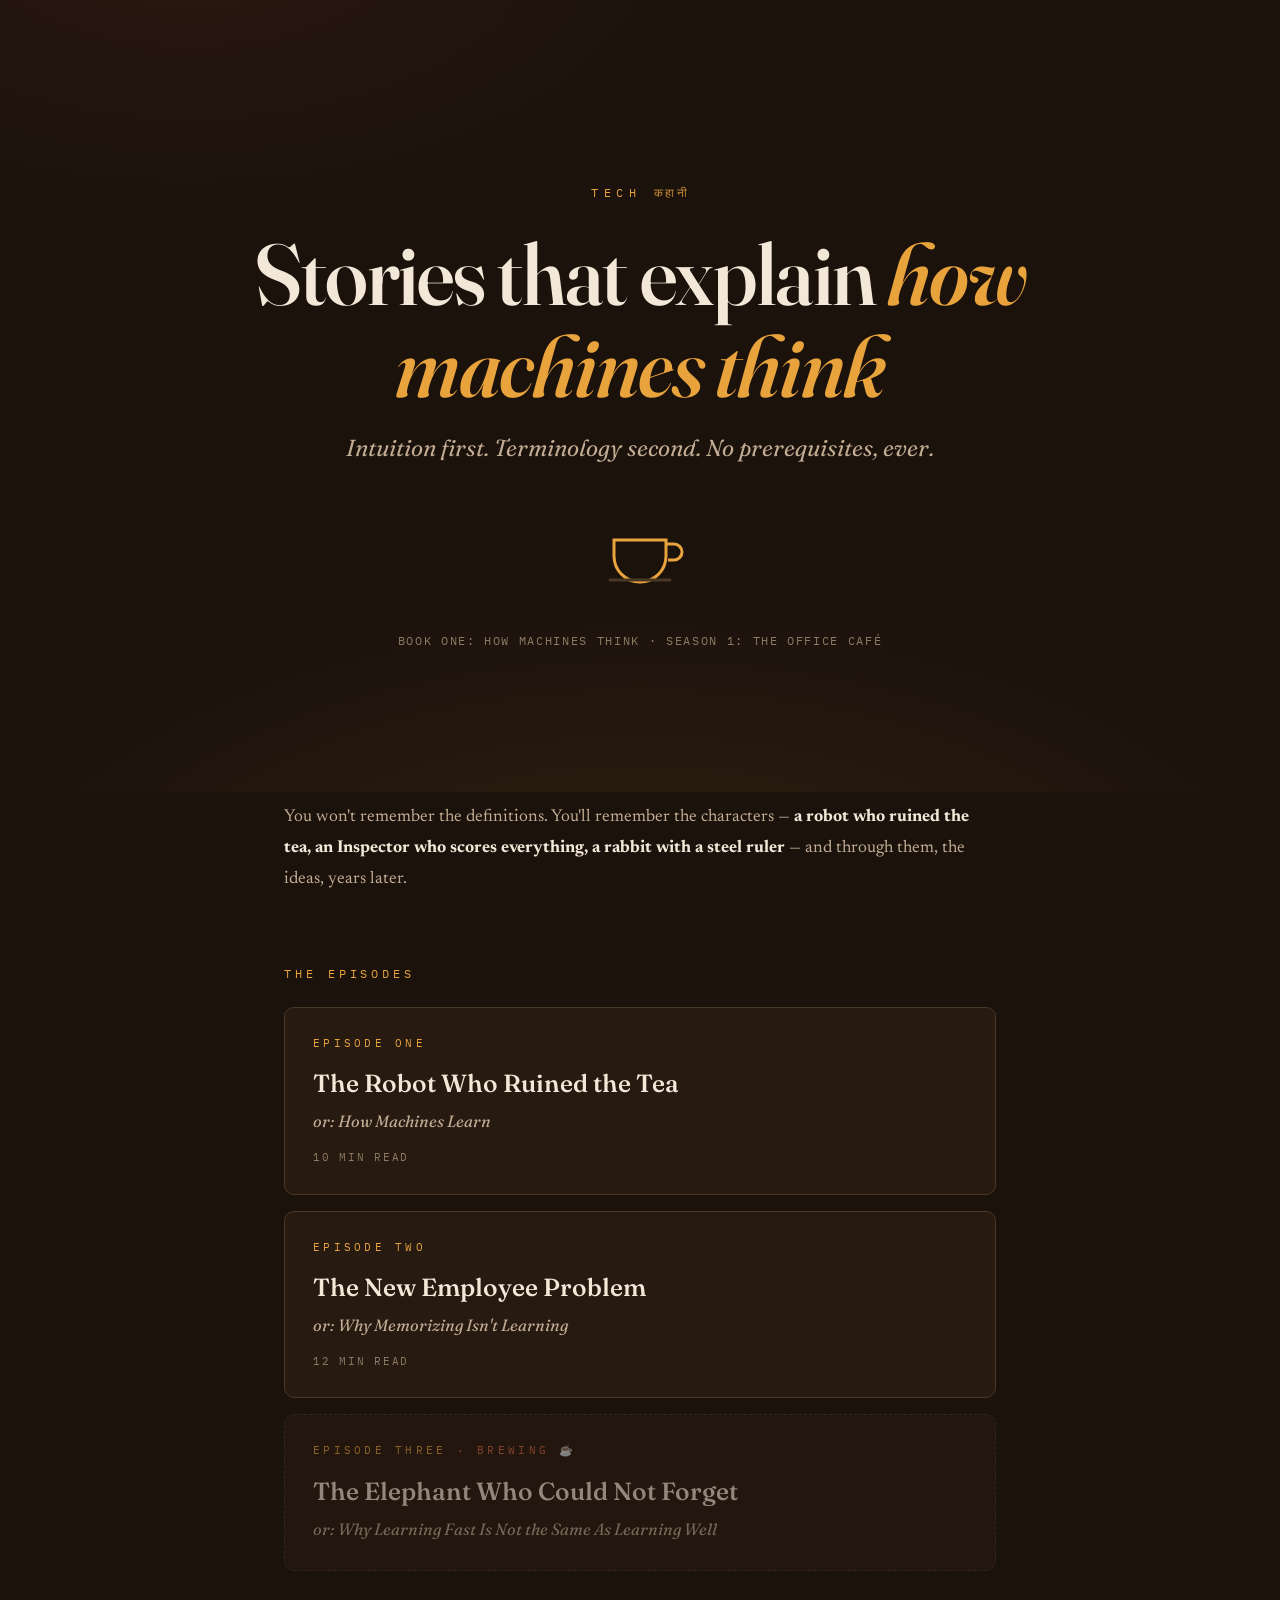
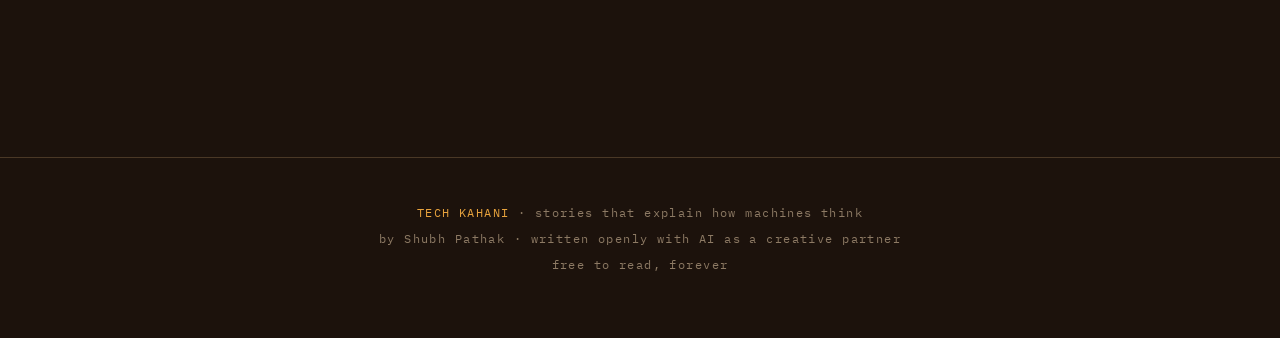
<file: index.html>
<!DOCTYPE html>
<html lang="en">
<head>
<meta charset="UTF-8">
<meta name="viewport" content="width=device-width, initial-scale=1.0">
<title>Tech Kahani — stories that explain how machines think</title>
<meta name="description" content="Tech Kahani: intuition-first stories about how machines think. No prerequisites, ever.">
<link rel="preconnect" href="https://fonts.googleapis.com">
<link rel="preconnect" href="https://fonts.gstatic.com" crossorigin>
<link href="https://fonts.googleapis.com/css2?family=Fraunces:ital,opsz,wght@0,9..144,300..900;1,9..144,300..900&family=Newsreader:ital,opsz,wght@0,6..72,300..600;1,6..72,300..600&family=IBM+Plex+Mono:wght@400;500;600&display=swap" rel="stylesheet">
<link rel="stylesheet" href="assets/style.css">
</head>
<body>

<header class="hero">
  <div class="eyebrow">Tech <span class="dev">कहानी</span></div>
  <h1>Stories that explain <em>how machines think</em></h1>
  <div class="alt">Intuition first. Terminology second. No prerequisites, ever.</div>
  <div class="cup" aria-hidden="true">
    <svg viewBox="0 0 120 120">
      <g class="steam">
        <path d="M48 52 C44 42, 54 38, 50 28"/>
        <path d="M60 50 C56 40, 66 36, 62 26"/>
        <path d="M72 52 C68 42, 78 38, 74 28"/>
      </g>
      <path d="M34 64 h52 v16 a26 26 0 0 1 -52 0 z" fill="none" stroke="#e8a33d" stroke-width="3"/>
      <path d="M86 68 h8 a8 8 0 0 1 0 16 h-6" fill="none" stroke="#e8a33d" stroke-width="3"/>
      <path d="M30 104 h60" stroke="#4a3826" stroke-width="3" stroke-linecap="round"/>
    </svg>
  </div>
  <div class="meta" id="season-label">Book One · Season 1: The Office Café</div>
</header>

<p class="promise">You won't remember the definitions. You'll remember the characters — <strong>a robot who ruined the tea, an Inspector who scores everything, a rabbit with a steel ruler</strong> — and through them, the ideas, years later.</p>

<section class="shelf">
  <div class="shelf-label">The episodes</div>
  <div id="shelf"></div>
</section>

<footer>
  <span class="fk">TECH KAHANI</span> · <span id="f-tagline">stories that explain how machines think</span><br>
  <span id="f-credit">by Shubh Pathak · written openly with AI as a creative partner</span><br>
  free to read, forever
</footer>

<script>
fetch('manifest.json').then(function(r){return r.json()}).then(function(m){
  document.getElementById('season-label').textContent = m.series.book + ' · ' + m.series.season;
  document.getElementById('f-tagline').textContent = m.series.tagline;
  document.getElementById('f-credit').textContent = 'by ' + m.series.author + ' · ' + m.series.credit;
  var shelf = document.getElementById('shelf');
  var words = ['Zero','One','Two','Three','Four','Five','Six','Seven','Eight','Nine','Ten','Eleven','Twelve'];
  m.episodes.forEach(function(ep){
    var live = ep.status === 'live';
    var el = document.createElement(live ? 'a' : 'div');
    el.className = 'epcard' + (live ? '' : ' brewing');
    if(live) el.href = 'read.html?ep=' + ep.n;
    el.innerHTML =
      '<div class="num">Episode ' + (words[ep.n]||ep.n) + '</div>' +
      '<h3>' + ep.title + '</h3>' +
      '<div class="ealt">' + ep.alt + '</div>' +
      (ep.minutes ? '<div class="emeta">' + ep.minutes + '</div>' : '');
    shelf.appendChild(el);
  });
});
</script>
</body>
</html>
</file>
<file: assets/style.css>
/* Tech Kahani — shared styles */
:root{
  --ink:#1c120c; --ink2:#271a11; --card:#2e2015; --line:#4a3826;
  --foam:#f3e8d8; --dim:#c2ad94; --faint:#8d7a64;
  --turmeric:#e8a33d; --ember:#d96c47;
  --serif:'Newsreader', Georgia, serif;
  --disp:'Fraunces', Georgia, serif;
  --mono:'IBM Plex Mono', monospace;
}
*{margin:0;padding:0;box-sizing:border-box}
html{scroll-behavior:smooth}
@media (prefers-reduced-motion: reduce){
  html{scroll-behavior:auto}
  *,*::before,*::after{animation-duration:.001s !important;transition-duration:.001s !important}
}
body{background:var(--ink);color:var(--foam);font-family:var(--serif);
  font-size:1.22rem;line-height:1.78;-webkit-font-smoothing:antialiased}
::selection{background:var(--turmeric);color:var(--ink)}
a{color:var(--turmeric)}

/* ------- top meter bar ------- */
#lossbar{position:fixed;top:0;left:0;right:0;height:42px;z-index:60;
  background:linear-gradient(to bottom, rgba(28,18,12,.97), rgba(28,18,12,.88));
  border-bottom:1px solid var(--line);display:flex;align-items:center;gap:14px;padding:0 18px;
  font-family:var(--mono);font-size:.72rem;letter-spacing:.08em;color:var(--dim);backdrop-filter:blur(6px)}
#lossbar .brand{color:var(--turmeric);font-weight:600;white-space:nowrap;text-decoration:none}
#lossbar .track{flex:1;height:3px;background:var(--line);border-radius:2px;overflow:hidden}
#lossbar .fill{height:100%;width:0%;background:linear-gradient(90deg,var(--ember),var(--turmeric));transition:width .15s linear}
#lossbar .lossnum{white-space:nowrap}
#lossbar .lossnum b{color:var(--foam);font-weight:600;font-variant-numeric:tabular-nums}

/* ------- hero ------- */
.hero{min-height:88svh;display:flex;flex-direction:column;justify-content:center;align-items:center;
  text-align:center;padding:110px 24px 70px;position:relative;overflow:hidden;
  background:
    radial-gradient(1200px 600px at 50% 120%, rgba(232,163,61,.10), transparent 60%),
    radial-gradient(900px 500px at 15% -10%, rgba(217,108,71,.07), transparent 60%),
    var(--ink)}
.hero.full{min-height:100svh}
.eyebrow{font-family:var(--mono);font-size:.78rem;letter-spacing:.45em;color:var(--turmeric);text-transform:uppercase}
.eyebrow .dev{letter-spacing:.18em;opacity:.85}
.hero h1{font-family:var(--disp);font-weight:560;font-size:clamp(2.6rem,7.2vw,5.4rem);
  line-height:1.06;margin:26px 0 14px;max-width:16ch;font-variation-settings:"opsz" 144;letter-spacing:-.015em}
.hero h1 em{font-style:italic;color:var(--turmeric)}
.hero .alt{font-family:var(--disp);font-style:italic;font-weight:380;color:var(--dim);font-size:clamp(1.05rem,2.4vw,1.45rem)}
.hero .meta{margin-top:34px;font-family:var(--mono);font-size:.74rem;letter-spacing:.14em;color:var(--faint);text-transform:uppercase}
.hero .meta span{color:var(--dim)}
.begin{margin-top:44px;display:inline-block;font-family:var(--mono);font-size:.8rem;letter-spacing:.22em;
  text-transform:uppercase;color:var(--ink);background:var(--turmeric);padding:15px 30px;border-radius:3px;
  text-decoration:none;transition:transform .18s ease, box-shadow .18s ease}
.begin:hover{transform:translateY(-2px);box-shadow:0 10px 30px rgba(232,163,61,.25)}
.begin:focus-visible{outline:3px solid var(--foam);outline-offset:3px}
.cup{margin-top:8px;position:relative;width:120px;height:120px}
.cup svg{width:100%;height:100%}
.steam path{stroke:var(--dim);stroke-width:2.4;fill:none;stroke-linecap:round;opacity:0;animation:rise 4.2s ease-in-out infinite}
.steam path:nth-child(2){animation-delay:1.3s}
.steam path:nth-child(3){animation-delay:2.5s}
@keyframes rise{0%{opacity:0;transform:translateY(8px)}30%{opacity:.55}100%{opacity:0;transform:translateY(-26px)}}
.scrollhint{position:absolute;bottom:26px;left:50%;transform:translateX(-50%);
  font-family:var(--mono);font-size:.68rem;letter-spacing:.3em;color:var(--faint);text-transform:uppercase}

/* ------- reader layout ------- */
main{max-width:680px;margin:0 auto;padding:40px 24px 80px}
@media(min-width:1180px){ main{margin-left:calc(50% - 480px)} }
.chapter{padding-top:84px}
.ch-label{font-family:var(--mono);font-size:.72rem;letter-spacing:.34em;color:var(--turmeric);text-transform:uppercase}
.chapter h2{font-family:var(--disp);font-weight:520;font-size:clamp(1.7rem,4vw,2.5rem);line-height:1.15;margin:10px 0 8px;letter-spacing:-.01em}
.ch-rule{width:64px;height:2px;background:var(--turmeric);opacity:.6;margin:18px 0 34px}
.chapter p{margin:0 0 1.45em;color:var(--foam)}
.chapter p.first::first-letter{font-family:var(--disp);font-weight:600;font-size:3.4em;float:left;
  line-height:.82;padding:.06em .12em 0 0;color:var(--turmeric)}

.scorecard{font-family:var(--mono);font-size:.86rem;line-height:1.9;color:var(--dim);
  border:1px dashed var(--line);background:var(--ink2);padding:20px 24px;margin:0 0 1.6em;
  transform:rotate(-.6deg);position:relative;border-radius:2px}
.scorecard::before{content:"";position:absolute;top:-7px;left:50%;width:12px;height:12px;border-radius:50%;
  background:var(--ember);transform:translateX(-50%);box-shadow:0 1px 3px rgba(0,0,0,.5)}
.scorecard b{color:var(--foam);font-weight:600}
.scorecard .total{color:var(--turmeric);font-size:1.25rem;font-weight:600}

/* ------- episode control panel (config-driven) ------- */
#panel{position:fixed;right:max(18px, calc(50% - 590px));top:50%;transform:translateY(-50%);
  width:188px;z-index:50;background:var(--ink2);border:1px solid var(--line);border-radius:10px;
  padding:16px 16px 14px;font-family:var(--mono);box-shadow:0 18px 50px rgba(0,0,0,.45);transition:opacity .4s ease}
#panel.hidden{opacity:0;pointer-events:none}
#panel .ptitle{font-size:.62rem;letter-spacing:.3em;color:var(--faint);text-transform:uppercase;text-align:center;margin-bottom:12px}
.dials{display:grid;grid-template-columns:1fr 1fr;gap:12px 10px;justify-items:center}
.dial{display:flex;flex-direction:column;align-items:center;gap:5px}
.knob{width:46px;height:46px;border-radius:50%;background:radial-gradient(circle at 34% 30%, #5b4530, #33241666 70%), var(--card);
  border:1.5px solid var(--line);position:relative;transition:transform .9s cubic-bezier(.34,1.4,.5,1)}
.knob::after{content:"";position:absolute;top:4px;left:50%;width:2.5px;height:14px;background:var(--turmeric);
  transform:translateX(-50%);border-radius:2px}
.dial label{font-size:.56rem;letter-spacing:.18em;color:var(--dim)}
.lever{margin-top:14px;display:flex;align-items:center;justify-content:space-between;gap:8px;
  border-top:1px dashed var(--line);padding-top:12px}
.lever .lab{font-size:.56rem;letter-spacing:.18em;color:var(--faint);transition:color .5s}
.lever .sw{width:40px;height:20px;border-radius:12px;background:var(--card);border:1.5px solid var(--line);position:relative;transition:background .5s, border-color .5s}
.lever .sw::after{content:"";position:absolute;top:2px;left:2.5px;width:13px;height:13px;border-radius:50%;
  background:var(--dim);transition:transform .5s ease, background .5s}
.lever.on .sw{background:rgba(232,163,61,.25);border-color:var(--turmeric)}
.lever.on .sw::after{transform:translateX(19px);background:var(--turmeric)}
.lever.on .lab{color:var(--turmeric)}
.plight{margin-top:12px;font-size:.58rem;letter-spacing:.16em;color:var(--faint);text-align:center;
  border-top:1px dashed var(--line);padding-top:10px;opacity:0;transition:opacity .8s}
.plight.on{opacity:1;color:var(--turmeric)}
.pstatus{margin-top:10px;font-size:.58rem;letter-spacing:.14em;color:var(--faint);text-align:center;min-height:2.2em}
#panel.shake{animation:shake .5s ease}
@keyframes shake{0%,100%{transform:translateY(-50%)}20%{transform:translateY(-50%) translateX(-4px) rotate(-1deg)}40%{transform:translateY(-50%) translateX(4px) rotate(1deg)}60%{transform:translateY(-50%) translateX(-3px)}80%{transform:translateY(-50%) translateX(3px)}}
@media(max-width:1179px){
  #panel{top:auto;bottom:0;right:0;left:0;width:100%;transform:none;border-radius:0;border-left:0;border-right:0;border-bottom:0;
    display:flex;align-items:center;gap:14px;padding:10px 16px;box-shadow:0 -8px 30px rgba(0,0,0,.4)}
  #panel .ptitle{display:none}
  .dials{display:flex;gap:10px}
  .knob{width:30px;height:30px}.knob::after{height:9px;top:3px}
  .dial label{display:none}
  .lever{margin:0;border:0;padding:0}
  .plight{display:none}
  .pstatus{margin:0;flex:1;text-align:right}
  #panel.shake{animation:shakeM .5s ease}
  @keyframes shakeM{0%,100%{transform:none}25%{transform:translateX(-4px)}50%{transform:translateX(4px)}75%{transform:translateX(-3px)}}
  main{padding-bottom:120px}
}

/* ------- ritual sections ------- */
.ritual{padding-top:84px}
.ritual h3{font-family:var(--disp);font-weight:520;font-size:1.7rem;margin-bottom:8px}
.ritual .sub{color:var(--dim);font-style:italic;margin-bottom:26px}
.ritual p{margin:0 0 1.45em}
.rosetta{width:100%;border-collapse:collapse;font-size:1.02rem;margin:8px 0 1.6em;
  border:2px solid var(--turmeric);box-shadow:0 0 0 6px rgba(232,163,61,.06)}
.rosetta caption{caption-side:top;font-family:var(--mono);font-size:.66rem;letter-spacing:.3em;color:var(--turmeric);
  text-transform:uppercase;text-align:left;padding:0 0 10px}
.rosetta th{font-family:var(--mono);font-size:.68rem;letter-spacing:.2em;text-transform:uppercase;color:var(--turmeric);
  text-align:left;padding:12px 16px;border-bottom:1px solid var(--line);background:var(--ink2)}
.rosetta td{padding:11px 16px;border-bottom:1px solid rgba(74,56,38,.5);vertical-align:top;color:var(--foam)}
.rosetta td:last-child{color:var(--dim);font-size:1rem}
.rosetta tr:last-child td{border-bottom:none}
.rosetta tr:nth-child(even) td{background:rgba(46,32,21,.4)}
.breaks{border-left:3px solid var(--ember);background:var(--ink2);padding:22px 26px;border-radius:0 6px 6px 0;margin-bottom:1.6em}
.breaks p{color:var(--dim);font-size:1.08rem}
.breaks p:last-child{margin-bottom:0}
details.corner{border:1px solid var(--line);border-radius:6px;background:var(--ink2);margin-bottom:1.6em}
details.corner summary{cursor:pointer;padding:18px 22px;font-family:var(--mono);font-size:.78rem;
  letter-spacing:.22em;text-transform:uppercase;color:var(--turmeric);list-style:none;display:flex;justify-content:space-between;align-items:center}
details.corner summary::-webkit-details-marker{display:none}
details.corner summary::after{content:"+";font-size:1.1rem;transition:transform .25s}
details.corner[open] summary::after{transform:rotate(45deg)}
details.corner .inner{padding:0 22px 20px;color:var(--dim);font-size:1.05rem}
details.corner .inner p{margin-bottom:1em}
.credits-divider{margin:90px 0 30px;text-align:center;font-family:var(--mono);font-size:.7rem;letter-spacing:.4em;color:var(--faint);text-transform:uppercase}
.teaser{background:linear-gradient(180deg, var(--ink2), var(--card));border:1px solid var(--line);
  border-radius:10px;padding:36px 34px;margin-bottom:1.6em}
.teaser p{color:var(--dim);font-size:1.1rem;margin:0 0 1.2em}
.teaser .memo{font-family:var(--mono);font-size:.92rem;color:var(--foam);border:1px dashed var(--line);
  padding:16px 20px;margin:1.2em 0;transform:rotate(.5deg);background:var(--ink)}
.next{font-family:var(--disp);font-style:italic;color:var(--turmeric);font-size:1.25rem;text-align:center;margin-top:26px}
.epnav{display:flex;justify-content:space-between;gap:16px;margin-top:70px;font-family:var(--mono);font-size:.75rem;letter-spacing:.14em;text-transform:uppercase}
.epnav a{color:var(--dim);text-decoration:none;border:1px solid var(--line);padding:14px 18px;border-radius:6px}
.epnav a:hover{color:var(--turmeric);border-color:var(--turmeric)}

/* ------- library (home) ------- */
.shelf{max-width:760px;margin:0 auto;padding:30px 24px 90px}
.shelf-label{font-family:var(--mono);font-size:.72rem;letter-spacing:.34em;color:var(--turmeric);text-transform:uppercase;margin-bottom:22px}
.epcard{display:block;text-decoration:none;border:1px solid var(--line);border-radius:10px;background:var(--ink2);
  padding:26px 28px;margin-bottom:16px;transition:transform .18s ease, border-color .18s ease}
.epcard:hover{transform:translateY(-2px);border-color:var(--turmeric)}
.epcard .num{font-family:var(--mono);font-size:.68rem;letter-spacing:.3em;color:var(--turmeric);text-transform:uppercase}
.epcard h3{font-family:var(--disp);font-weight:540;font-size:1.55rem;color:var(--foam);margin:8px 0 2px}
.epcard .ealt{font-family:var(--disp);font-style:italic;color:var(--dim);font-size:1.02rem}
.epcard .emeta{margin-top:12px;font-family:var(--mono);font-size:.68rem;letter-spacing:.16em;color:var(--faint);text-transform:uppercase}
.epcard.brewing{opacity:.55;pointer-events:none;border-style:dashed}
.epcard.brewing .num::after{content:" · BREWING ☕";color:var(--ember)}
.promise{max-width:760px;margin:0 auto;padding:10px 24px 40px;color:var(--dim);font-size:1.08rem}
.promise strong{color:var(--foam)}

footer{border-top:1px solid var(--line);margin-top:80px;padding:42px 24px 60px;text-align:center;
  font-family:var(--mono);font-size:.74rem;letter-spacing:.12em;color:var(--faint);line-height:2.2}
footer .fk{color:var(--turmeric)}
footer a{color:var(--dim)}

/* ------- notebook control (Ep 2+) ------- */
.nbook{border:1px solid var(--line);border-radius:6px;background:var(--ink);overflow:hidden;
  margin-bottom:12px;transition:opacity .5s ease}
.nbook-head{display:grid;grid-template-columns:1fr 1fr;font-size:.5rem;letter-spacing:.18em;
  text-transform:uppercase;color:var(--faint);border-bottom:1px solid var(--line)}
.nbook-head span{padding:6px 8px}
.nbook-head span:first-child{border-right:1px solid var(--line)}
.nbook-body{max-height:190px;overflow:hidden}
.nb-row{display:grid;grid-template-columns:1fr 1fr;font-size:.54rem;line-height:1.5;
  border-bottom:1px solid rgba(74,56,38,.35)}
.nb-row:last-child{border-bottom:none}
.nb-l,.nb-r{padding:5px 8px;transition:opacity .6s ease, color .6s ease}
.nb-l{border-right:1px solid rgba(74,56,38,.35);color:var(--foam)}
.nb-r{color:var(--dim)}
.nbook.dim-left .nb-l{opacity:.18}
.nbook.dim-right .nb-r{opacity:.28}
.nbook.lit-left .nb-l{color:var(--turmeric)}
.nbook.lit-right .nb-r{color:var(--turmeric);opacity:1}
.nb-row.blank .nb-l::after{content:"?";color:var(--ember);opacity:.8}
.nb-row.blank .nb-l{color:transparent}
.nb-row.blank{border-color:rgba(217,108,71,.4)}
.nbook.monkey .nb-row{font-size:.4rem;line-height:1.25}
.nbook.monkey .nb-r{color:var(--ember);opacity:.9}
.nbook.closed{opacity:.12}
.nbook-note{font-size:.5rem;letter-spacing:.14em;color:var(--faint);text-align:center;
  padding:5px 0 0;text-transform:uppercase;min-height:1.4em}
.dials.frozen{opacity:.4;transform:scale(.72);transform-origin:top center;margin-bottom:-14px}
.dials.frozen .knob{transition:none}
@media(max-width:1179px){
  .nbook{display:none}
  .nbook-note{display:none}
  .dials.frozen{opacity:.5;transform:none;margin:0}
  .pstatus.has-note{font-style:italic;color:var(--turmeric);text-transform:none;letter-spacing:.02em}
}
</file>
